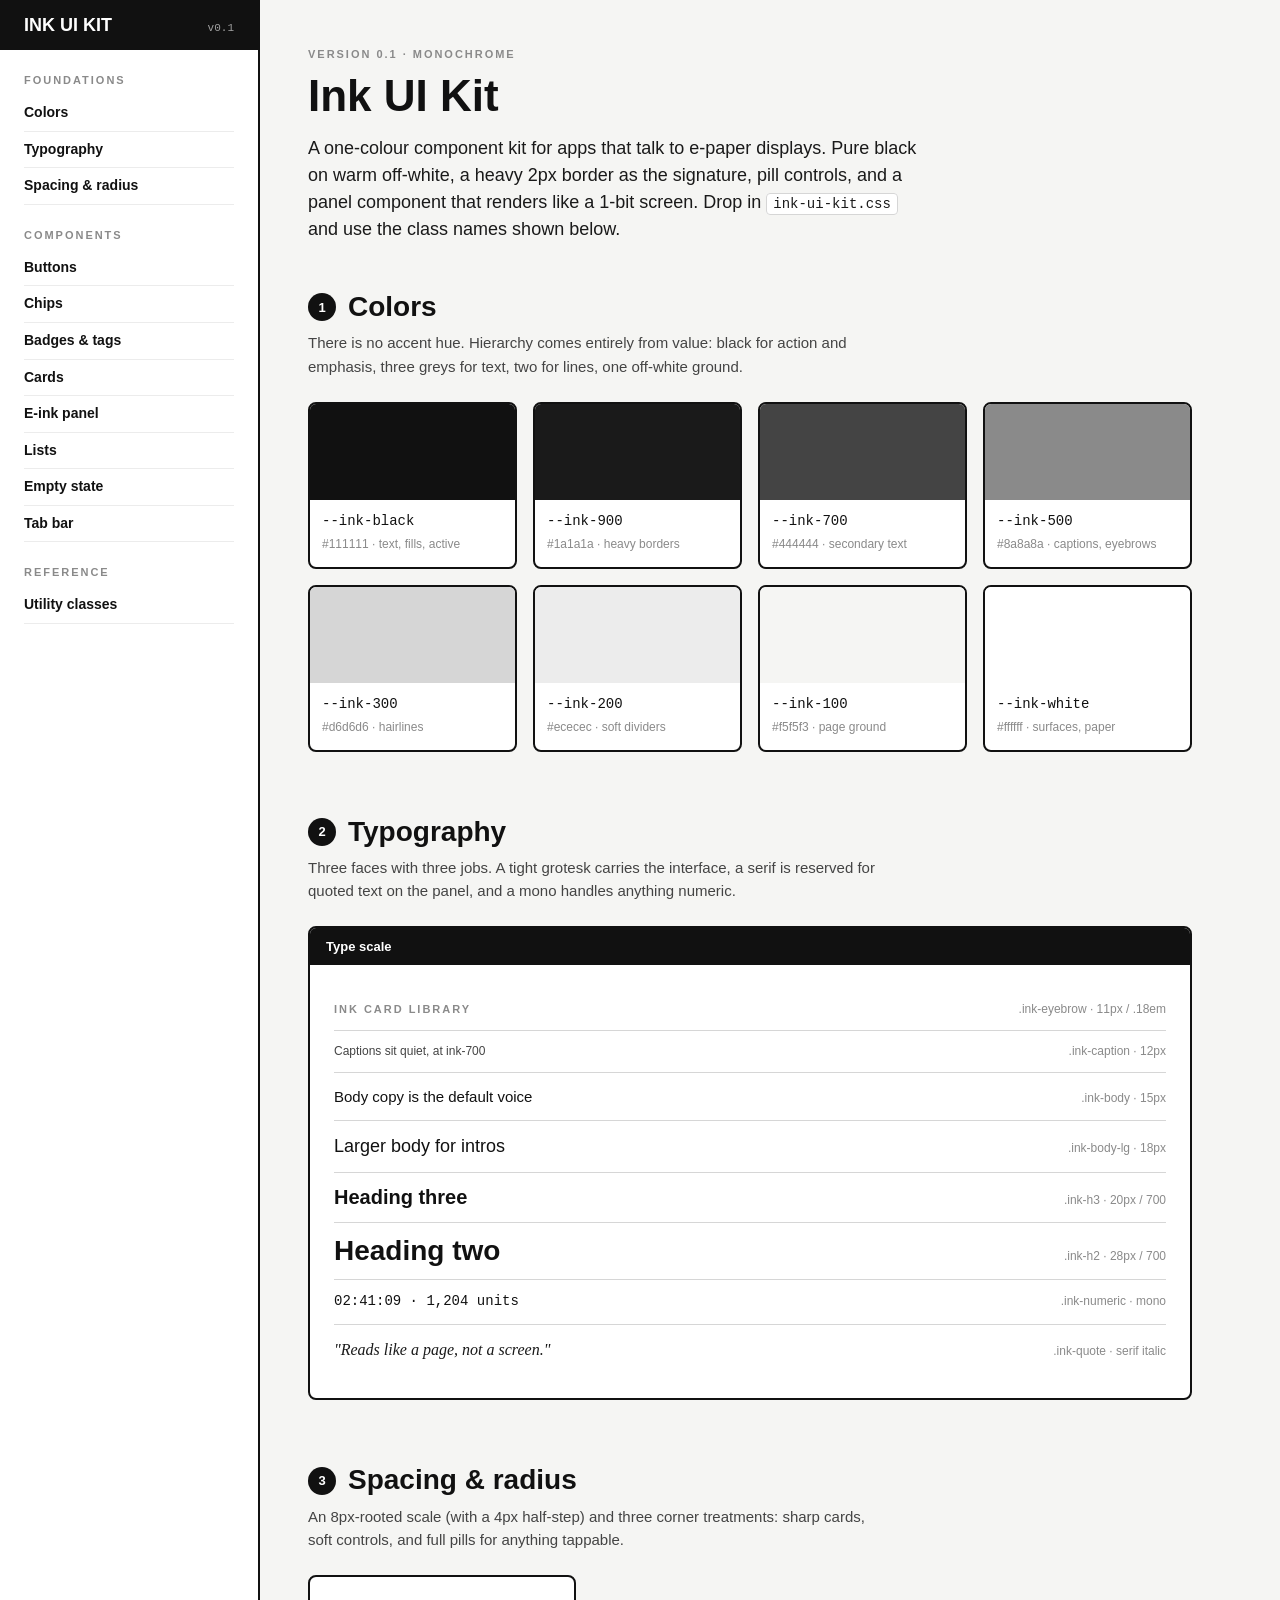
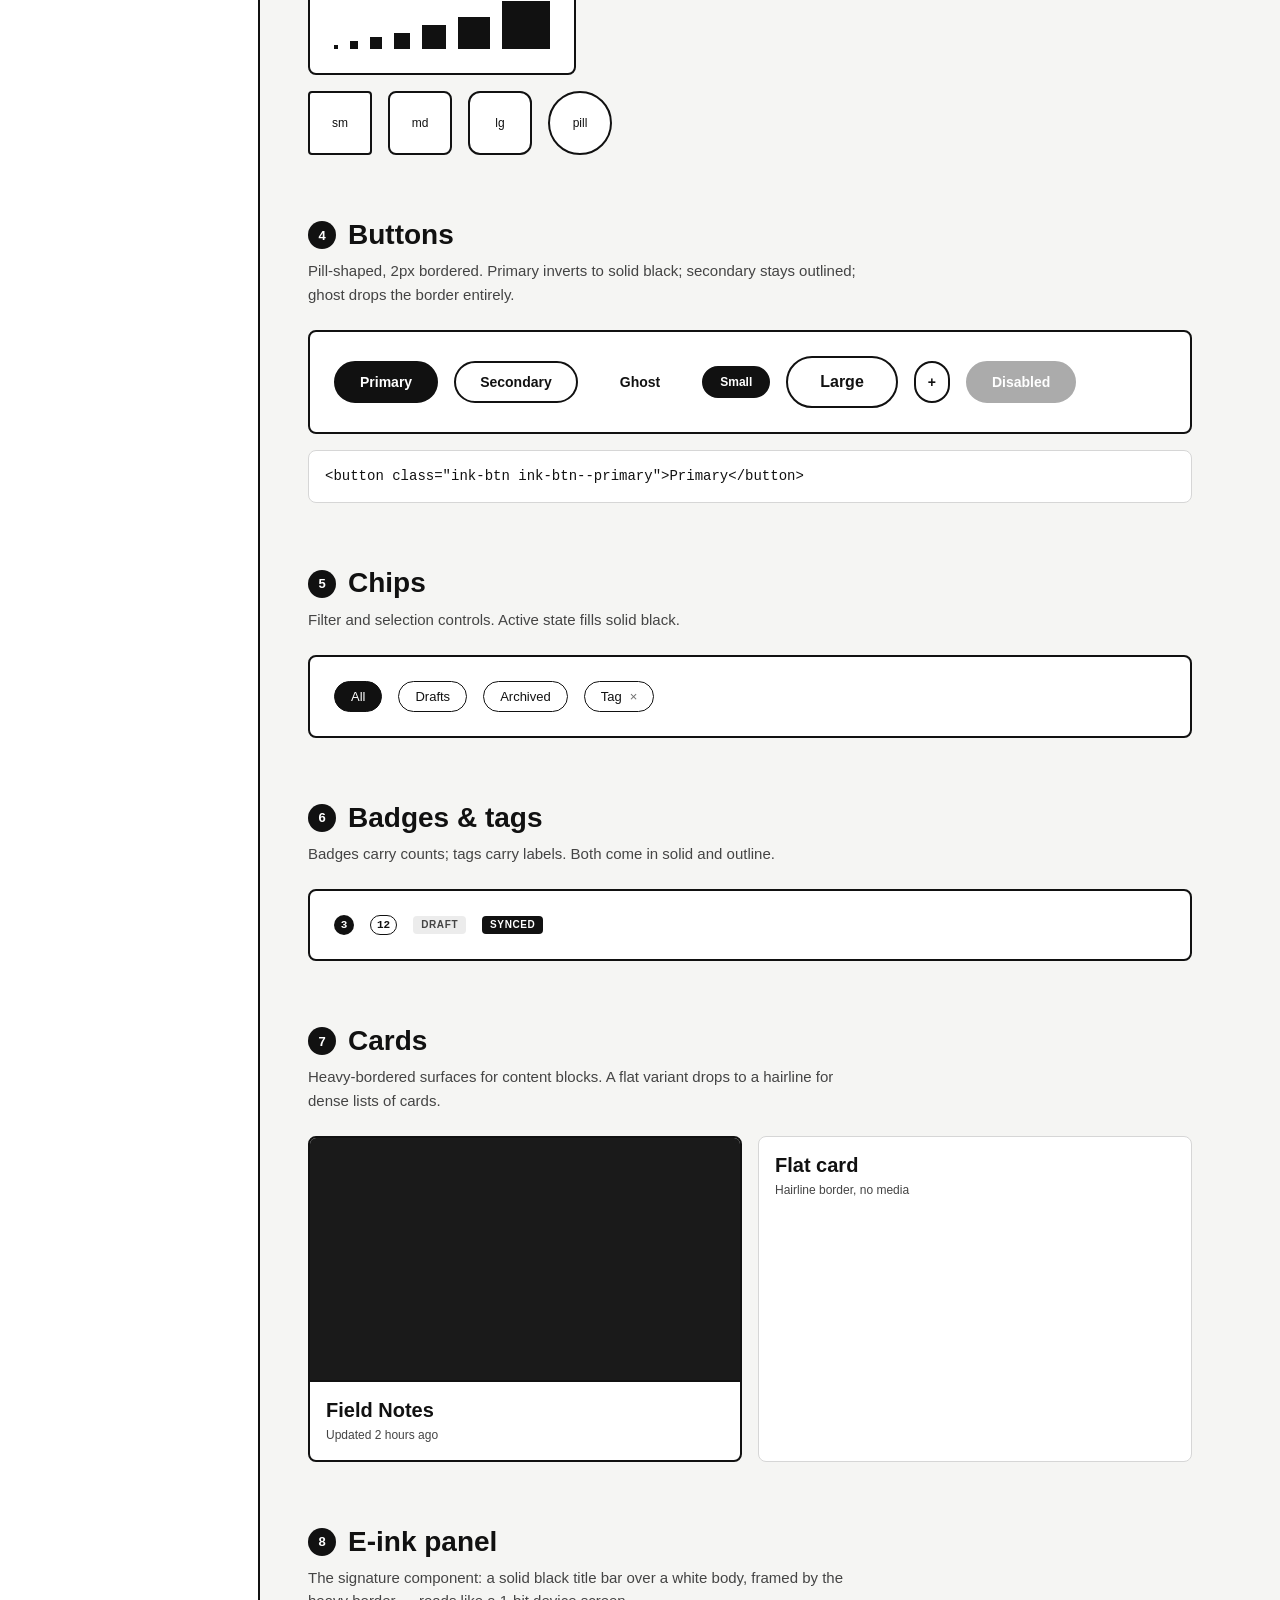
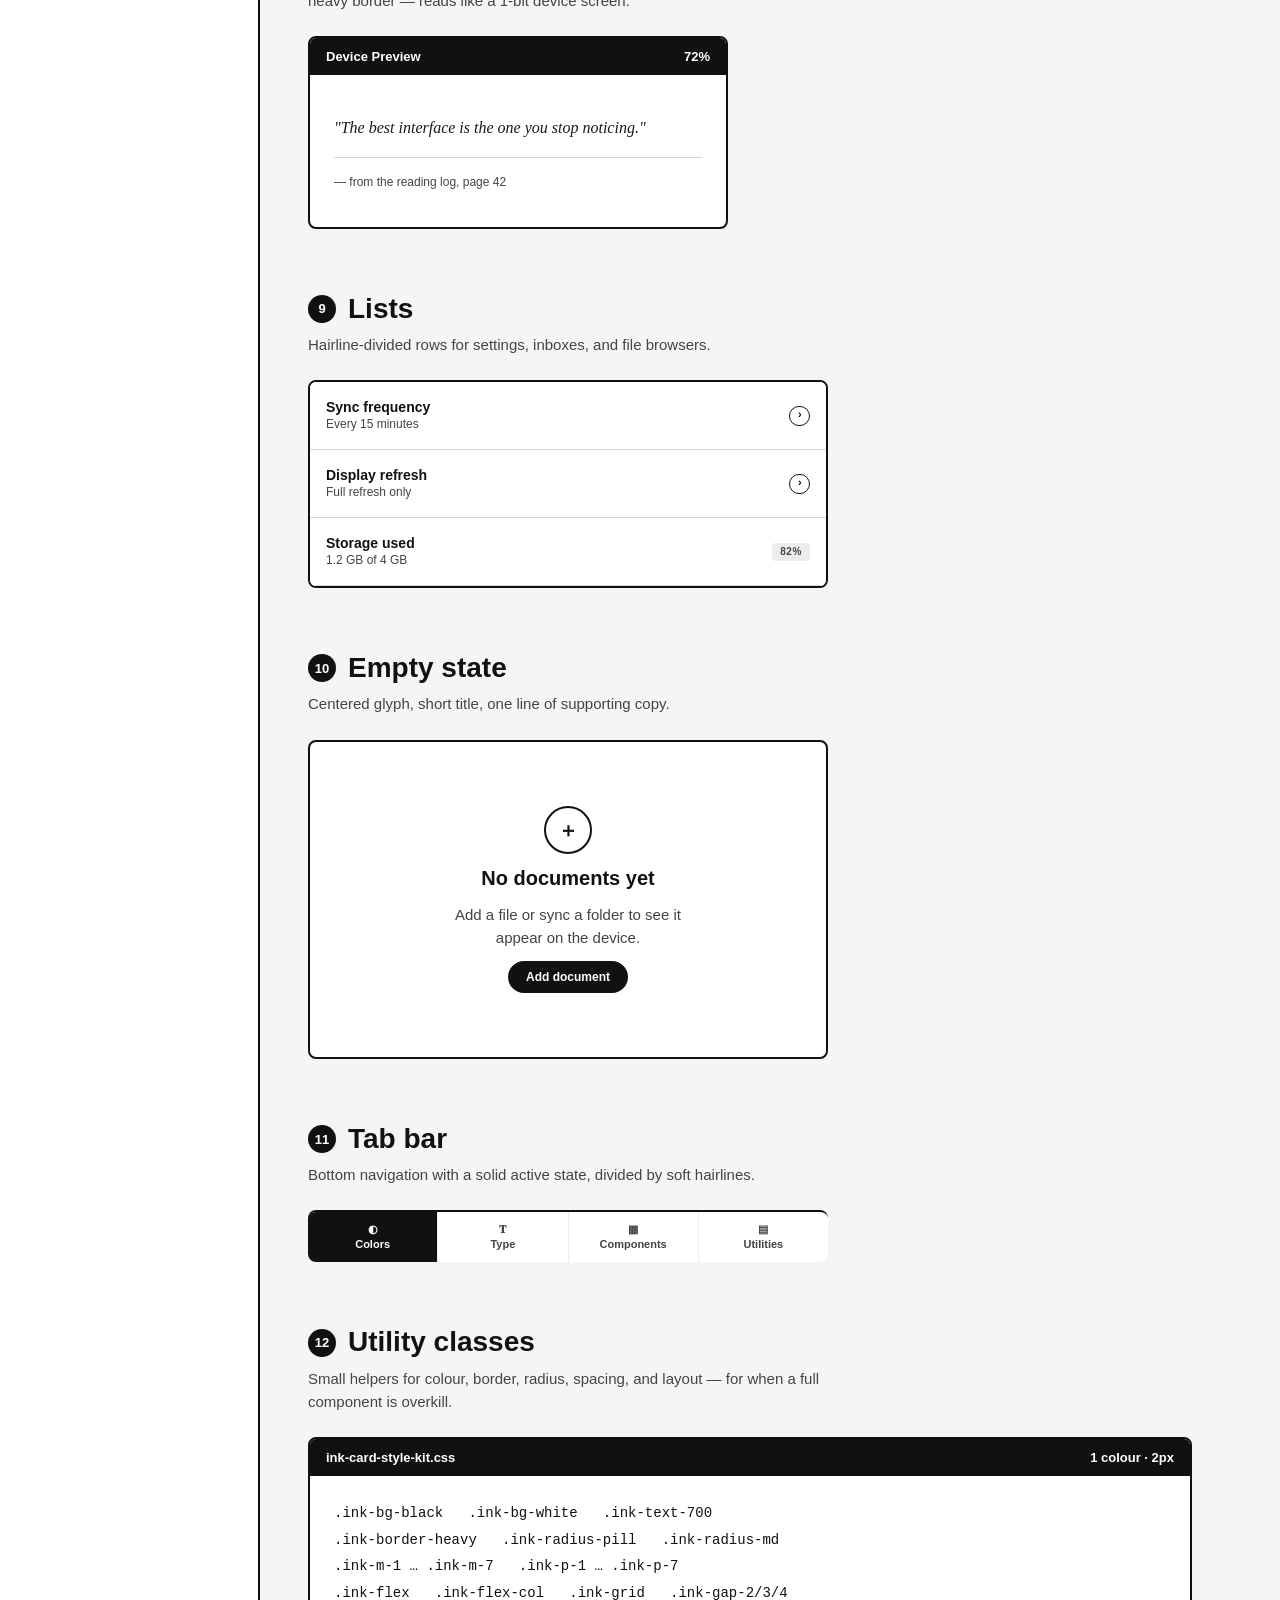
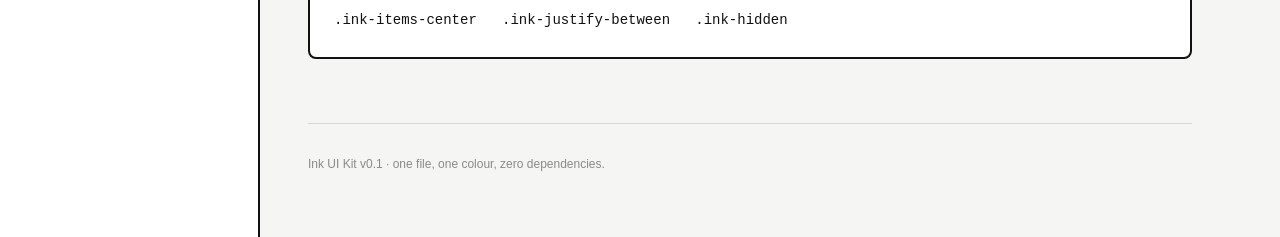
<file: index.html>
<!doctype html>
<html lang="en">
<head>
<meta charset="UTF-8" />
<meta name="viewport" content="width=device-width, initial-scale=1.0" />
<title>Ink UI Kit</title>
<link rel="stylesheet" href="ink-ui-kit.css" />
<style>
  * { box-sizing: border-box; }
  html, body { margin: 0; }
  body {
    font: var(--text-body);
    background: var(--ink-100);
    color: var(--ink-black);
    -webkit-font-smoothing: antialiased;
  }
  .layout {
    display: grid;
    grid-template-columns: 260px 1fr;
    min-height: 100vh;
  }
  .sidebar {
    background: var(--ink-white);
    border-right: var(--border-heavy);
    padding: var(--space-5) 0;
  }
  .sidebar__brand {
    background: var(--ink-black);
    color: var(--ink-white);
    padding: var(--space-4) var(--space-5);
    display: flex;
    align-items: baseline;
    justify-content: space-between;
    font: 800 18px/1 var(--font-ui);
    margin: calc(var(--space-5) * -1) 0 var(--space-5);
  }
  .sidebar__brand span { font: 500 11px/1 var(--font-mono); opacity: 0.6; }
  .sidebar__group { padding: 0 var(--space-5); margin-bottom: var(--space-3); }
  .sidebar__label {
    font: var(--text-eyebrow);
    letter-spacing: var(--tracking-eyebrow);
    text-transform: uppercase;
    color: var(--ink-500);
    margin: var(--space-5) 0 var(--space-2);
  }
  .sidebar__link {
    display: flex;
    justify-content: space-between;
    padding: var(--space-2) 0;
    color: var(--ink-black);
    text-decoration: none;
    font: 600 14px/1.4 var(--font-ui);
    border-bottom: var(--border-soft);
  }
  .sidebar__link:hover { color: var(--ink-700); }

  .main { padding: var(--space-7) var(--space-7) var(--space-8); max-width: 980px; }
  .intro-eyebrow { margin-bottom: var(--space-3); }
  .intro h1 { font: var(--text-h1); margin: 0 0 var(--space-4); }
  .intro p { font: var(--text-body-lg); color: var(--ink-900); max-width: 62ch; margin: 0 0 var(--space-7); }

  section { margin-bottom: var(--space-8); }
  .section-head {
    display: flex;
    align-items: center;
    gap: var(--space-3);
    margin-bottom: var(--space-2);
  }
  .section-num {
    width: 28px; height: 28px;
    border-radius: var(--radius-pill);
    background: var(--ink-black);
    color: var(--ink-white);
    display: flex; align-items: center; justify-content: center;
    font: 700 13px/1 var(--font-ui);
    flex-shrink: 0;
  }
  .section-head h2 { font: var(--text-h2); margin: 0; }
  .section-desc { color: var(--ink-700); max-width: 68ch; margin: 0 0 var(--space-5); }

  .swatch-grid {
    display: grid;
    grid-template-columns: repeat(4, 1fr);
    gap: var(--space-4);
  }
  .swatch { border: var(--border-heavy); border-radius: var(--radius-md); overflow: hidden; background: var(--ink-white); }
  .swatch__fill { height: 96px; }
  .swatch__label { padding: var(--space-3); }
  .swatch__name { font: var(--text-numeric); display: block; }
  .swatch__hex { font: var(--text-caption); color: var(--ink-500); }

  .demo-row { display: flex; flex-wrap: wrap; gap: var(--space-4); align-items: center; margin-bottom: var(--space-4); }
  .demo-block { background: var(--ink-white); border: var(--border-heavy); border-radius: var(--radius-md); padding: var(--space-5); }

  .type-row { display: flex; align-items: baseline; justify-content: space-between; padding: var(--space-3) 0; border-bottom: var(--border-hairline); gap: var(--space-4); }
  .type-row:last-child { border-bottom: none; }
  .type-row__meta { font: var(--text-caption); color: var(--ink-500); white-space: nowrap; }

  code { font-family: var(--font-mono); }
  footer.main-footer { color: var(--ink-500); font: var(--text-caption); padding-top: var(--space-6); border-top: var(--border-hairline); }

  @media (max-width: 780px) {
    .layout { grid-template-columns: 1fr; }
    .sidebar { display: none; }
    .swatch-grid { grid-template-columns: repeat(2, 1fr); }
  }
</style>
</head>
<body class="ink-root">

<div class="layout">
  <!-- SIDEBAR -->
  <aside class="sidebar">
    <div class="sidebar__brand">INK UI KIT <span>v0.1</span></div>

    <div class="sidebar__group">
      <div class="sidebar__label">Foundations</div>
      <a class="sidebar__link" href="#colors">Colors</a>
      <a class="sidebar__link" href="#typography">Typography</a>
      <a class="sidebar__link" href="#spacing">Spacing &amp; radius</a>
    </div>

    <div class="sidebar__group">
      <div class="sidebar__label">Components</div>
      <a class="sidebar__link" href="#buttons">Buttons</a>
      <a class="sidebar__link" href="#chips">Chips</a>
      <a class="sidebar__link" href="#badges">Badges &amp; tags</a>
      <a class="sidebar__link" href="#cards">Cards</a>
      <a class="sidebar__link" href="#panel">E-ink panel</a>
      <a class="sidebar__link" href="#lists">Lists</a>
      <a class="sidebar__link" href="#empty">Empty state</a>
      <a class="sidebar__link" href="#tabbar">Tab bar</a>
    </div>

    <div class="sidebar__group">
      <div class="sidebar__label">Reference</div>
      <a class="sidebar__link" href="#utilities">Utility classes</a>
    </div>
  </aside>

  <!-- MAIN -->
  <main class="main">
    <div class="intro">
      <div class="ink-eyebrow intro-eyebrow">Version 0.1 · Monochrome</div>
      <h1>Ink UI Kit</h1>
      <p>A one-colour component kit for apps that talk to e-paper displays. Pure black on warm off-white, a heavy 2px border as the signature, pill controls, and a panel component that renders like a 1-bit screen. Drop in <code class="ink-code">ink-ui-kit.css</code> and use the class names shown below.</p>
    </div>

    <!-- COLORS -->
    <section id="colors">
      <div class="section-head"><div class="section-num">1</div><h2>Colors</h2></div>
      <p class="section-desc">There is no accent hue. Hierarchy comes entirely from value: black for action and emphasis, three greys for text, two for lines, one off-white ground.</p>
      <div class="swatch-grid">
        <div class="swatch"><div class="swatch__fill" style="background:var(--ink-black)"></div><div class="swatch__label"><span class="swatch__name">--ink-black</span><span class="swatch__hex">#111111 · text, fills, active</span></div></div>
        <div class="swatch"><div class="swatch__fill" style="background:var(--ink-900)"></div><div class="swatch__label"><span class="swatch__name">--ink-900</span><span class="swatch__hex">#1a1a1a · heavy borders</span></div></div>
        <div class="swatch"><div class="swatch__fill" style="background:var(--ink-700)"></div><div class="swatch__label"><span class="swatch__name">--ink-700</span><span class="swatch__hex">#444444 · secondary text</span></div></div>
        <div class="swatch"><div class="swatch__fill" style="background:var(--ink-500)"></div><div class="swatch__label"><span class="swatch__name">--ink-500</span><span class="swatch__hex">#8a8a8a · captions, eyebrows</span></div></div>
        <div class="swatch"><div class="swatch__fill" style="background:var(--ink-300)"></div><div class="swatch__label"><span class="swatch__name">--ink-300</span><span class="swatch__hex">#d6d6d6 · hairlines</span></div></div>
        <div class="swatch"><div class="swatch__fill" style="background:var(--ink-200)"></div><div class="swatch__label"><span class="swatch__name">--ink-200</span><span class="swatch__hex">#ececec · soft dividers</span></div></div>
        <div class="swatch"><div class="swatch__fill" style="background:var(--ink-100)"></div><div class="swatch__label"><span class="swatch__name">--ink-100</span><span class="swatch__hex">#f5f5f3 · page ground</span></div></div>
        <div class="swatch"><div class="swatch__fill" style="background:var(--ink-white)"></div><div class="swatch__label"><span class="swatch__name">--ink-white</span><span class="swatch__hex">#ffffff · surfaces, paper</span></div></div>
      </div>
    </section>

    <!-- TYPOGRAPHY -->
    <section id="typography">
      <div class="section-head"><div class="section-num">2</div><h2>Typography</h2></div>
      <p class="section-desc">Three faces with three jobs. A tight grotesk carries the interface, a serif is reserved for quoted text on the panel, and a mono handles anything numeric.</p>
      <div class="ink-panel">
        <div class="ink-panel__bar"><span>Type scale</span></div>
        <div class="ink-panel__body">
          <div class="type-row"><span class="ink-eyebrow">Ink card library</span><span class="type-row__meta">.ink-eyebrow · 11px / .18em</span></div>
          <div class="type-row"><span class="ink-caption">Captions sit quiet, at ink-700</span><span class="type-row__meta">.ink-caption · 12px</span></div>
          <div class="type-row"><span class="ink-body">Body copy is the default voice</span><span class="type-row__meta">.ink-body · 15px</span></div>
          <div class="type-row"><span class="ink-body-lg">Larger body for intros</span><span class="type-row__meta">.ink-body-lg · 18px</span></div>
          <div class="type-row"><span class="ink-h3">Heading three</span><span class="type-row__meta">.ink-h3 · 20px / 700</span></div>
          <div class="type-row"><span class="ink-h2">Heading two</span><span class="type-row__meta">.ink-h2 · 28px / 700</span></div>
          <div class="type-row"><span class="ink-numeric">02:41:09 · 1,204 units</span><span class="type-row__meta">.ink-numeric · mono</span></div>
          <div class="type-row"><span class="ink-quote">"Reads like a page, not a screen."</span><span class="type-row__meta">.ink-quote · serif italic</span></div>
        </div>
      </div>
    </section>

    <!-- SPACING & RADIUS -->
    <section id="spacing">
      <div class="section-head"><div class="section-num">3</div><h2>Spacing &amp; radius</h2></div>
      <p class="section-desc">An 8px-rooted scale (with a 4px half-step) and three corner treatments: sharp cards, soft controls, and full pills for anything tappable.</p>
      <div class="demo-row">
        <div class="demo-block" style="display:flex; gap:12px; align-items:flex-end;">
          <div style="width:var(--space-1); height:var(--space-1); background:var(--ink-black)"></div>
          <div style="width:var(--space-2); height:var(--space-2); background:var(--ink-black)"></div>
          <div style="width:var(--space-3); height:var(--space-3); background:var(--ink-black)"></div>
          <div style="width:var(--space-4); height:var(--space-4); background:var(--ink-black)"></div>
          <div style="width:var(--space-5); height:var(--space-5); background:var(--ink-black)"></div>
          <div style="width:var(--space-6); height:var(--space-6); background:var(--ink-black)"></div>
          <div style="width:var(--space-7); height:var(--space-7); background:var(--ink-black)"></div>
        </div>
      </div>
      <div class="demo-row">
        <div style="width:64px;height:64px;background:var(--ink-white);border:var(--border-heavy);border-radius:var(--radius-sm);display:flex;align-items:center;justify-content:center;font:var(--text-caption)">sm</div>
        <div style="width:64px;height:64px;background:var(--ink-white);border:var(--border-heavy);border-radius:var(--radius-md);display:flex;align-items:center;justify-content:center;font:var(--text-caption)">md</div>
        <div style="width:64px;height:64px;background:var(--ink-white);border:var(--border-heavy);border-radius:var(--radius-lg);display:flex;align-items:center;justify-content:center;font:var(--text-caption)">lg</div>
        <div style="width:64px;height:64px;background:var(--ink-white);border:var(--border-heavy);border-radius:var(--radius-pill);display:flex;align-items:center;justify-content:center;font:var(--text-caption)">pill</div>
      </div>
    </section>

    <!-- BUTTONS -->
    <section id="buttons">
      <div class="section-head"><div class="section-num">4</div><h2>Buttons</h2></div>
      <p class="section-desc">Pill-shaped, 2px bordered. Primary inverts to solid black; secondary stays outlined; ghost drops the border entirely.</p>
      <div class="demo-block demo-row">
        <button class="ink-btn ink-btn--primary">Primary</button>
        <button class="ink-btn">Secondary</button>
        <button class="ink-btn ink-btn--ghost">Ghost</button>
        <button class="ink-btn ink-btn--sm ink-btn--primary">Small</button>
        <button class="ink-btn ink-btn--lg">Large</button>
        <button class="ink-btn ink-btn--icon" aria-label="add">+</button>
        <button class="ink-btn ink-btn--primary" disabled>Disabled</button>
      </div>
      <pre class="ink-panel__body" style="background:var(--ink-white);border:var(--border-hairline);border-radius:var(--radius-md);padding:16px;overflow:auto;font:var(--text-numeric)">&lt;button class="ink-btn ink-btn--primary"&gt;Primary&lt;/button&gt;</pre>
    </section>

    <!-- CHIPS -->
    <section id="chips">
      <div class="section-head"><div class="section-num">5</div><h2>Chips</h2></div>
      <p class="section-desc">Filter and selection controls. Active state fills solid black.</p>
      <div class="demo-block demo-row">
        <span class="ink-chip ink-chip--active">All</span>
        <span class="ink-chip">Drafts</span>
        <span class="ink-chip">Archived</span>
        <span class="ink-chip ink-chip--removable">Tag <span class="ink-chip__x">×</span></span>
      </div>
    </section>

    <!-- BADGES & TAGS -->
    <section id="badges">
      <div class="section-head"><div class="section-num">6</div><h2>Badges &amp; tags</h2></div>
      <p class="section-desc">Badges carry counts; tags carry labels. Both come in solid and outline.</p>
      <div class="demo-block demo-row">
        <span class="ink-badge">3</span>
        <span class="ink-badge--outline ink-badge">12</span>
        <span class="ink-tag">Draft</span>
        <span class="ink-tag ink-tag--solid">Synced</span>
      </div>
    </section>

    <!-- CARDS -->
    <section id="cards">
      <div class="section-head"><div class="section-num">7</div><h2>Cards</h2></div>
      <p class="section-desc">Heavy-bordered surfaces for content blocks. A flat variant drops to a hairline for dense lists of cards.</p>
      <div class="swatch-grid" style="grid-template-columns:repeat(2,1fr)">
        <div class="ink-card">
          <div class="ink-card__media"></div>
          <div class="ink-card__body">
            <h3 class="ink-card__title">Field Notes</h3>
            <div class="ink-card__meta">Updated 2 hours ago</div>
          </div>
        </div>
        <div class="ink-card ink-card--flat">
          <div class="ink-card__body" style="border-top:none">
            <h3 class="ink-card__title">Flat card</h3>
            <div class="ink-card__meta">Hairline border, no media</div>
          </div>
        </div>
      </div>
    </section>

    <!-- E-INK PANEL -->
    <section id="panel">
      <div class="section-head"><div class="section-num">8</div><h2>E-ink panel</h2></div>
      <p class="section-desc">The signature component: a solid black title bar over a white body, framed by the heavy border — reads like a 1-bit device screen.</p>
      <div class="ink-panel" style="max-width:420px">
        <div class="ink-panel__bar"><span>Device Preview</span><span>72%</span></div>
        <div class="ink-panel__body">
          <p class="ink-quote">"The best interface is the one you stop noticing."</p>
          <hr class="ink-panel__rule" />
          <p class="ink-caption">— from the reading log, page 42</p>
        </div>
      </div>
    </section>

    <!-- LISTS -->
    <section id="lists">
      <div class="section-head"><div class="section-num">9</div><h2>Lists</h2></div>
      <p class="section-desc">Hairline-divided rows for settings, inboxes, and file browsers.</p>
      <ul class="ink-list" style="max-width:520px; border:var(--border-heavy); border-radius:var(--radius-md); overflow:hidden;">
        <li class="ink-list__item">
          <div><div class="ink-list__title">Sync frequency</div><div class="ink-list__sub">Every 15 minutes</div></div>
          <span class="ink-badge--outline ink-badge">›</span>
        </li>
        <li class="ink-list__item">
          <div><div class="ink-list__title">Display refresh</div><div class="ink-list__sub">Full refresh only</div></div>
          <span class="ink-badge--outline ink-badge">›</span>
        </li>
        <li class="ink-list__item">
          <div><div class="ink-list__title">Storage used</div><div class="ink-list__sub">1.2 GB of 4 GB</div></div>
          <span class="ink-tag">82%</span>
        </li>
      </ul>
    </section>

    <!-- EMPTY STATE -->
    <section id="empty">
      <div class="section-head"><div class="section-num">10</div><h2>Empty state</h2></div>
      <p class="section-desc">Centered glyph, short title, one line of supporting copy.</p>
      <div class="ink-card" style="max-width:520px">
        <div class="ink-empty">
          <div class="ink-empty__glyph">＋</div>
          <div class="ink-empty__title">No documents yet</div>
          <div class="ink-empty__body">Add a file or sync a folder to see it appear on the device.</div>
          <button class="ink-btn ink-btn--primary ink-btn--sm">Add document</button>
        </div>
      </div>
    </section>

    <!-- TAB BAR -->
    <section id="tabbar">
      <div class="section-head"><div class="section-num">11</div><h2>Tab bar</h2></div>
      <p class="section-desc">Bottom navigation with a solid active state, divided by soft hairlines.</p>
      <div class="ink-tabbar" style="max-width:520px; border-radius:var(--radius-md); overflow:hidden;">
        <div class="ink-tabbar__item ink-tabbar__item--active">◐<span>Colors</span></div>
        <div class="ink-tabbar__item">𝐓<span>Type</span></div>
        <div class="ink-tabbar__item">▦<span>Components</span></div>
        <div class="ink-tabbar__item">▤<span>Utilities</span></div>
      </div>
    </section>

    <!-- UTILITIES -->
    <section id="utilities">
      <div class="section-head"><div class="section-num">12</div><h2>Utility classes</h2></div>
      <p class="section-desc">Small helpers for colour, border, radius, spacing, and layout — for when a full component is overkill.</p>
      <div class="ink-panel">
        <div class="ink-panel__bar"><span>ink-card-style-kit.css</span><span>1 colour · 2px</span></div>
        <div class="ink-panel__body" style="font:var(--text-numeric); line-height:1.9;">
          .ink-bg-black&nbsp;&nbsp;&nbsp;.ink-bg-white&nbsp;&nbsp;&nbsp;.ink-text-700<br/>
          .ink-border-heavy&nbsp;&nbsp;&nbsp;.ink-radius-pill&nbsp;&nbsp;&nbsp;.ink-radius-md<br/>
          .ink-m-1 … .ink-m-7&nbsp;&nbsp;&nbsp;.ink-p-1 … .ink-p-7<br/>
          .ink-flex&nbsp;&nbsp;&nbsp;.ink-flex-col&nbsp;&nbsp;&nbsp;.ink-grid&nbsp;&nbsp;&nbsp;.ink-gap-2/3/4<br/>
          .ink-items-center&nbsp;&nbsp;&nbsp;.ink-justify-between&nbsp;&nbsp;&nbsp;.ink-hidden
        </div>
      </div>
    </section>

    <footer class="main-footer">Ink UI Kit v0.1 · one file, one colour, zero dependencies.</footer>
  </main>
</div>

</body>
</html>
</file>
<file: ink-ui-kit.css>
/* ============================================================
   INK UI KIT — v0.1
   A one-colour component kit for apps that talk to e-paper
   displays. Pure black on warm off-white, a heavy 2px border
   as the signature, pill controls, and a panel component that
   renders like a 1-bit screen.

   Drop this file in and use the class names below.
   ============================================================ */

:root {
  /* ---- Foundations: colour ---- */
  --ink-black: #111111; /* text, fills, active */
  --ink-900:   #1a1a1a; /* heavy borders */
  --ink-700:   #444444; /* secondary text */
  --ink-500:   #8a8a8a; /* captions, eyebrows */
  --ink-300:   #d6d6d6; /* hairlines */
  --ink-200:   #ececec; /* soft dividers */
  --ink-100:   #f5f5f3; /* page ground */
  --ink-white: #ffffff; /* surfaces, paper */

  /* ---- Foundations: type ---- */
  --font-ui:    -apple-system, "Helvetica Neue", Helvetica, Arial, sans-serif;
  --font-serif: Georgia, "Iowan Old Style", "Times New Roman", serif;
  --font-mono:  ui-monospace, SFMono-Regular, "SF Mono", Menlo, Consolas, monospace;

  --text-eyebrow: 600 11px/1.18 var(--font-ui);
  --tracking-eyebrow: 0.18em;
  --text-caption: 400 12px/1.4 var(--font-ui);
  --text-body:    400 15px/1.55 var(--font-ui);
  --text-body-lg: 400 18px/1.5 var(--font-ui);
  --text-h3:      700 20px/1.25 var(--font-ui);
  --text-h2:      700 28px/1.15 var(--font-ui);
  --text-h1:      800 44px/1.05 var(--font-ui);
  --text-numeric: 500 14px/1.4 var(--font-mono);
  --text-quote:   400 16px/1.6 var(--font-serif);

  /* ---- Foundations: spacing ---- */
  --space-1: 4px;
  --space-2: 8px;
  --space-3: 12px;
  --space-4: 16px;
  --space-5: 24px;
  --space-6: 32px;
  --space-7: 48px;
  --space-8: 64px;

  /* ---- Foundations: radius ---- */
  --radius-sm:   4px;
  --radius-md:   8px;
  --radius-lg:   12px;
  --radius-pill: 999px;

  /* ---- Foundations: border ---- */
  --border-hairline: 1px solid var(--ink-300);
  --border-soft:      1px solid var(--ink-200);
  --border-heavy:     2px solid var(--ink-black);

  /* ---- Foundations: motion ---- */
  --ease-ink: cubic-bezier(0.2, 0.6, 0.2, 1);
  --duration-fast: 120ms;
  --duration-med: 200ms;
}

/* ============================================================
   RESET / BASE
   ============================================================ */

.ink-root, .ink-root * {
  box-sizing: border-box;
}

.ink-root {
  background: var(--ink-100);
  color: var(--ink-black);
  font: var(--text-body);
  -webkit-font-smoothing: antialiased;
}

/* ============================================================
   TYPOGRAPHY
   ============================================================ */

.ink-eyebrow {
  font: var(--text-eyebrow);
  letter-spacing: var(--tracking-eyebrow);
  text-transform: uppercase;
  color: var(--ink-500);
}

.ink-h1 { font: var(--text-h1); margin: 0; }
.ink-h2 { font: var(--text-h2); margin: 0; }
.ink-h3 { font: var(--text-h3); margin: 0; }

.ink-body    { font: var(--text-body); color: var(--ink-black); }
.ink-body-lg { font: var(--text-body-lg); color: var(--ink-black); }
.ink-caption { font: var(--text-caption); color: var(--ink-700); }
.ink-numeric { font: var(--text-numeric); font-variant-numeric: tabular-nums; }

.ink-quote {
  font: var(--text-quote);
  font-style: italic;
  color: var(--ink-900);
}

code.ink-code {
  font: var(--text-numeric);
  background: var(--ink-white);
  border: var(--border-hairline);
  border-radius: var(--radius-sm);
  padding: 2px 6px;
}

/* ============================================================
   BUTTONS
   ============================================================ */

.ink-btn {
  display: inline-flex;
  align-items: center;
  justify-content: center;
  gap: var(--space-2);
  font: 600 14px/1 var(--font-ui);
  padding: var(--space-3) var(--space-5);
  border-radius: var(--radius-pill);
  border: var(--border-heavy);
  background: var(--ink-white);
  color: var(--ink-black);
  cursor: pointer;
  transition: transform var(--duration-fast) var(--ease-ink),
              background var(--duration-fast) var(--ease-ink),
              color var(--duration-fast) var(--ease-ink);
  -webkit-user-select: none;
  user-select: none;
}

.ink-btn:hover   { transform: translateY(-1px); }
.ink-btn:active  { transform: translateY(0); }
.ink-btn:focus-visible {
  outline: 2px solid var(--ink-black);
  outline-offset: 2px;
}
.ink-btn:disabled,
.ink-btn[aria-disabled="true"] {
  opacity: 0.35;
  cursor: not-allowed;
  transform: none;
}

.ink-btn--primary {
  background: var(--ink-black);
  color: var(--ink-white);
  border-color: var(--ink-black);
}

.ink-btn--ghost {
  border-color: transparent;
  background: transparent;
}
.ink-btn--ghost:hover { background: var(--ink-200); }

.ink-btn--sm { padding: var(--space-2) var(--space-4); font-size: 12px; }
.ink-btn--lg { padding: var(--space-4) var(--space-6); font-size: 16px; }

.ink-btn--icon {
  padding: var(--space-3);
  border-radius: var(--radius-pill);
  aspect-ratio: 1;
}

/* ============================================================
   CHIPS
   ============================================================ */

.ink-chip {
  display: inline-flex;
  align-items: center;
  gap: var(--space-1);
  font: 500 13px/1 var(--font-ui);
  padding: var(--space-2) var(--space-4);
  border-radius: var(--radius-pill);
  border: 1px solid var(--ink-black);
  background: var(--ink-white);
  color: var(--ink-black);
  cursor: pointer;
  transition: background var(--duration-fast) var(--ease-ink),
              color var(--duration-fast) var(--ease-ink);
}

.ink-chip:hover { background: var(--ink-200); }

.ink-chip[aria-selected="true"],
.ink-chip--active {
  background: var(--ink-black);
  color: var(--ink-white);
}

.ink-chip--removable .ink-chip__x {
  margin-left: var(--space-1);
  opacity: 0.6;
}
.ink-chip--removable:hover .ink-chip__x { opacity: 1; }

/* ============================================================
   BADGES & TAGS
   ============================================================ */

.ink-badge {
  display: inline-flex;
  align-items: center;
  justify-content: center;
  min-width: 20px;
  height: 20px;
  padding: 0 6px;
  font: 700 11px/1 var(--font-mono);
  border-radius: var(--radius-pill);
  background: var(--ink-black);
  color: var(--ink-white);
}

.ink-badge--outline {
  background: transparent;
  color: var(--ink-black);
  border: 1.5px solid var(--ink-black);
}

.ink-tag {
  display: inline-flex;
  align-items: center;
  gap: var(--space-1);
  font: 600 10px/1 var(--font-ui);
  letter-spacing: 0.06em;
  text-transform: uppercase;
  padding: var(--space-1) var(--space-2);
  border-radius: var(--radius-sm);
  background: var(--ink-200);
  color: var(--ink-700);
}

.ink-tag--solid {
  background: var(--ink-black);
  color: var(--ink-white);
}

/* ============================================================
   CARDS
   ============================================================ */

.ink-card {
  background: var(--ink-white);
  border: var(--border-heavy);
  border-radius: var(--radius-md);
  overflow: hidden;
}

.ink-card__media {
  background: var(--ink-900);
  aspect-ratio: 16/9;
}

.ink-card__body {
  padding: var(--space-4);
  border-top: var(--border-heavy);
}

.ink-card__title { font: var(--text-h3); margin: 0 0 4px; }
.ink-card__meta  { font: var(--text-caption); color: var(--ink-700); }

.ink-card--flat {
  border-width: 1px;
  border-color: var(--ink-300);
}

/* ============================================================
   E-INK PANEL
   Renders like a 1-bit screen: black header bar, white body,
   heavy outer border. Use for "device preview" style content.
   ============================================================ */

.ink-panel {
  background: var(--ink-white);
  border: var(--border-heavy);
  border-radius: var(--radius-md);
  overflow: hidden;
}

.ink-panel__bar {
  background: var(--ink-black);
  color: var(--ink-white);
  font: 700 13px/1 var(--font-ui);
  padding: var(--space-3) var(--space-4);
  display: flex;
  align-items: center;
  justify-content: space-between;
}

.ink-panel__body {
  padding: var(--space-5);
}

.ink-panel__rule {
  border: none;
  border-top: var(--border-hairline);
  margin: var(--space-4) 0;
}

/* ============================================================
   LISTS
   ============================================================ */

.ink-list {
  list-style: none;
  margin: 0;
  padding: 0;
  border-top: var(--border-hairline);
}

.ink-list__item {
  display: flex;
  align-items: center;
  justify-content: space-between;
  gap: var(--space-3);
  padding: var(--space-4);
  border-bottom: var(--border-hairline);
  background: var(--ink-white);
}

.ink-list__item:hover { background: var(--ink-100); }

.ink-list__title { font: 600 14px/1.3 var(--font-ui); }
.ink-list__sub   { font: var(--text-caption); color: var(--ink-700); }

/* ============================================================
   EMPTY STATE
   ============================================================ */

.ink-empty {
  display: flex;
  flex-direction: column;
  align-items: center;
  text-align: center;
  gap: var(--space-3);
  padding: var(--space-8) var(--space-5);
  color: var(--ink-700);
}

.ink-empty__glyph {
  width: 48px;
  height: 48px;
  border: var(--border-heavy);
  border-radius: var(--radius-pill);
  display: flex;
  align-items: center;
  justify-content: center;
  font: 700 20px/1 var(--font-ui);
  color: var(--ink-black);
}

.ink-empty__title { font: var(--text-h3); color: var(--ink-black); }
.ink-empty__body  { font: var(--text-body); max-width: 32ch; }

/* ============================================================
   TAB BAR
   ============================================================ */

.ink-tabbar {
  display: flex;
  border-top: var(--border-heavy);
  background: var(--ink-white);
}

.ink-tabbar__item {
  flex: 1;
  display: flex;
  flex-direction: column;
  align-items: center;
  gap: 4px;
  padding: var(--space-3) var(--space-2);
  font: 600 11px/1 var(--font-ui);
  color: var(--ink-700);
  cursor: pointer;
  border-right: var(--border-soft);
}

.ink-tabbar__item:last-child { border-right: none; }

.ink-tabbar__item[aria-current="true"],
.ink-tabbar__item--active {
  color: var(--ink-white);
  background: var(--ink-black);
}

/* ============================================================
   UTILITY CLASSES
   ============================================================ */

/* colour */
.ink-bg-black { background: var(--ink-black) !important; }
.ink-bg-100   { background: var(--ink-100) !important; }
.ink-bg-white { background: var(--ink-white) !important; }
.ink-text-black { color: var(--ink-black) !important; }
.ink-text-700   { color: var(--ink-700) !important; }
.ink-text-500   { color: var(--ink-500) !important; }
.ink-text-white { color: var(--ink-white) !important; }

/* border */
.ink-border        { border: var(--border-hairline) !important; }
.ink-border-heavy  { border: var(--border-heavy) !important; }
.ink-border-none   { border: none !important; }
.ink-radius-sm   { border-radius: var(--radius-sm) !important; }
.ink-radius-md   { border-radius: var(--radius-md) !important; }
.ink-radius-lg   { border-radius: var(--radius-lg) !important; }
.ink-radius-pill { border-radius: var(--radius-pill) !important; }

/* spacing (margin / padding, scale 1–7) */
.ink-m-1 { margin: var(--space-1) !important; } .ink-p-1 { padding: var(--space-1) !important; }
.ink-m-2 { margin: var(--space-2) !important; } .ink-p-2 { padding: var(--space-2) !important; }
.ink-m-3 { margin: var(--space-3) !important; } .ink-p-3 { padding: var(--space-3) !important; }
.ink-m-4 { margin: var(--space-4) !important; } .ink-p-4 { padding: var(--space-4) !important; }
.ink-m-5 { margin: var(--space-5) !important; } .ink-p-5 { padding: var(--space-5) !important; }
.ink-m-6 { margin: var(--space-6) !important; } .ink-p-6 { padding: var(--space-6) !important; }
.ink-m-7 { margin: var(--space-7) !important; } .ink-p-7 { padding: var(--space-7) !important; }

/* layout */
.ink-flex     { display: flex !important; }
.ink-flex-col { display: flex !important; flex-direction: column !important; }
.ink-grid     { display: grid !important; }
.ink-gap-2 { gap: var(--space-2) !important; }
.ink-gap-3 { gap: var(--space-3) !important; }
.ink-gap-4 { gap: var(--space-4) !important; }
.ink-items-center   { align-items: center !important; }
.ink-justify-between{ justify-content: space-between !important; }
.ink-hidden { display: none !important; }
</file>
